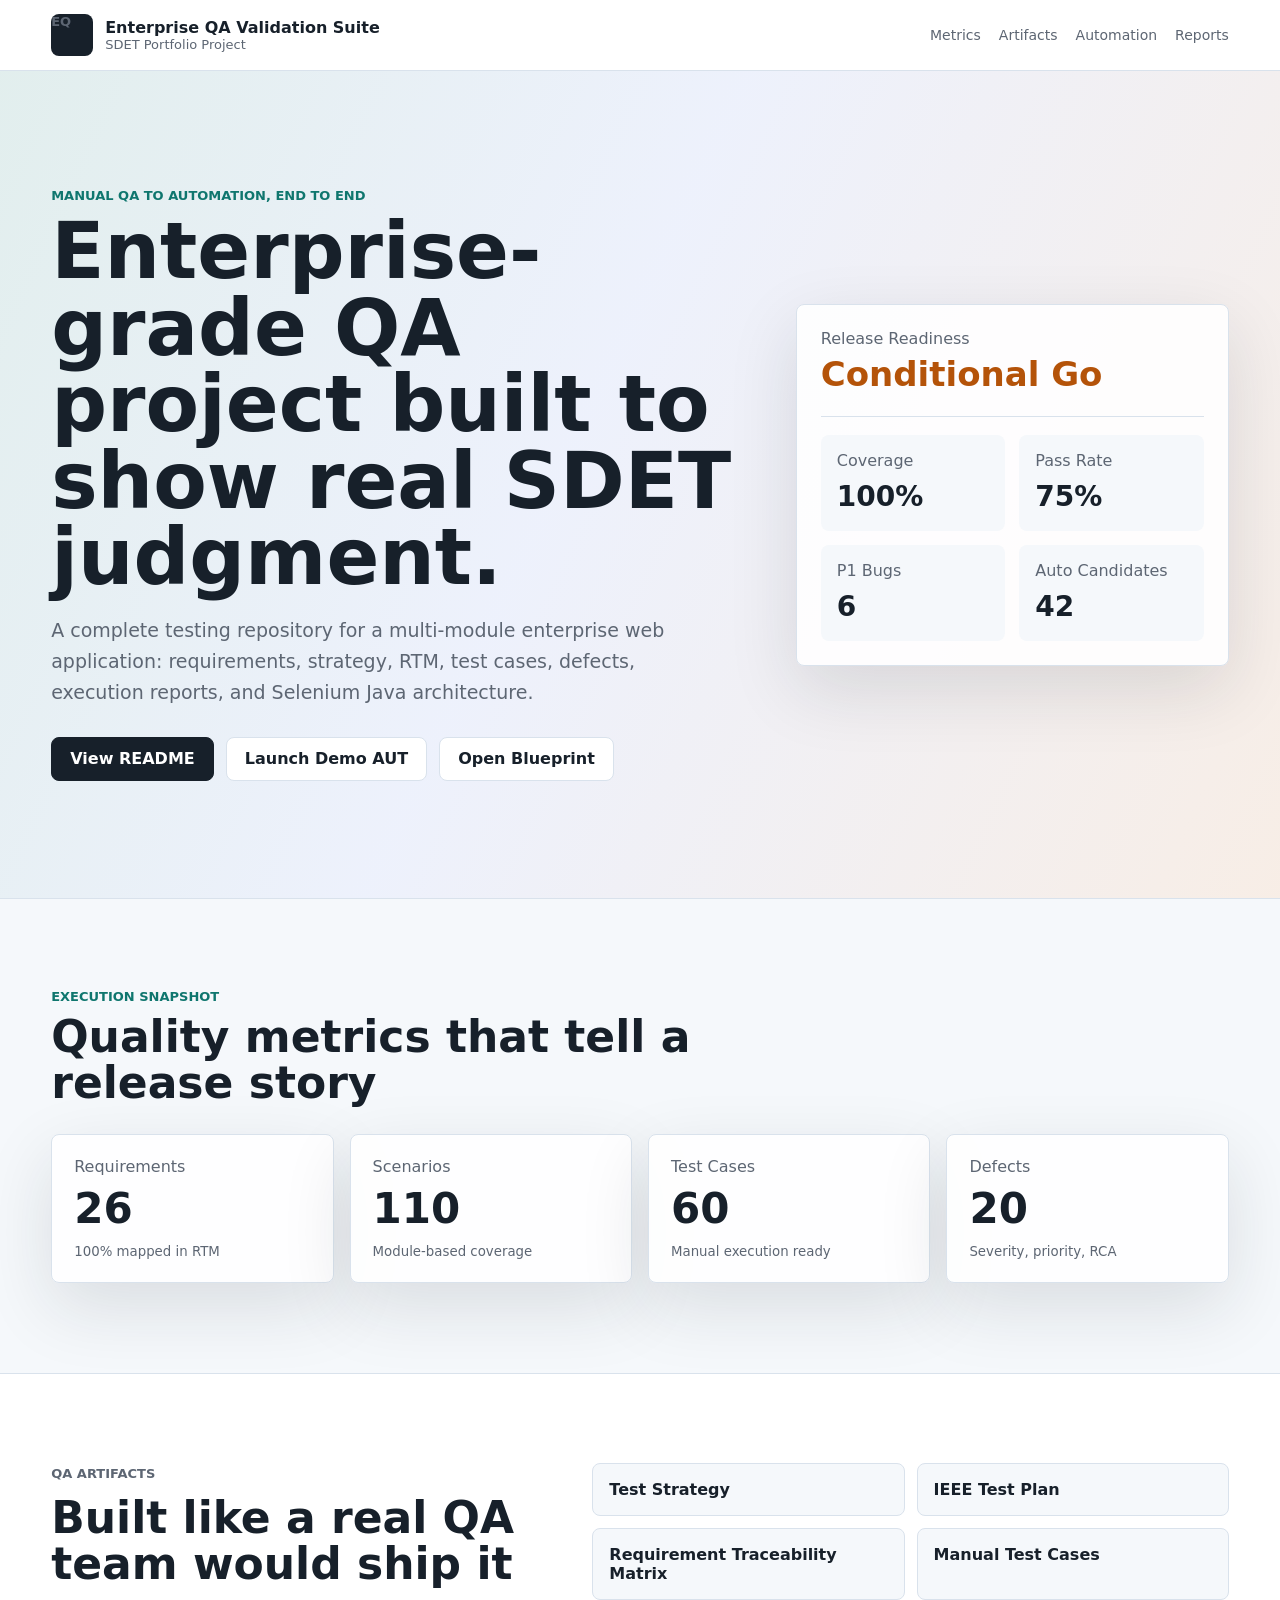
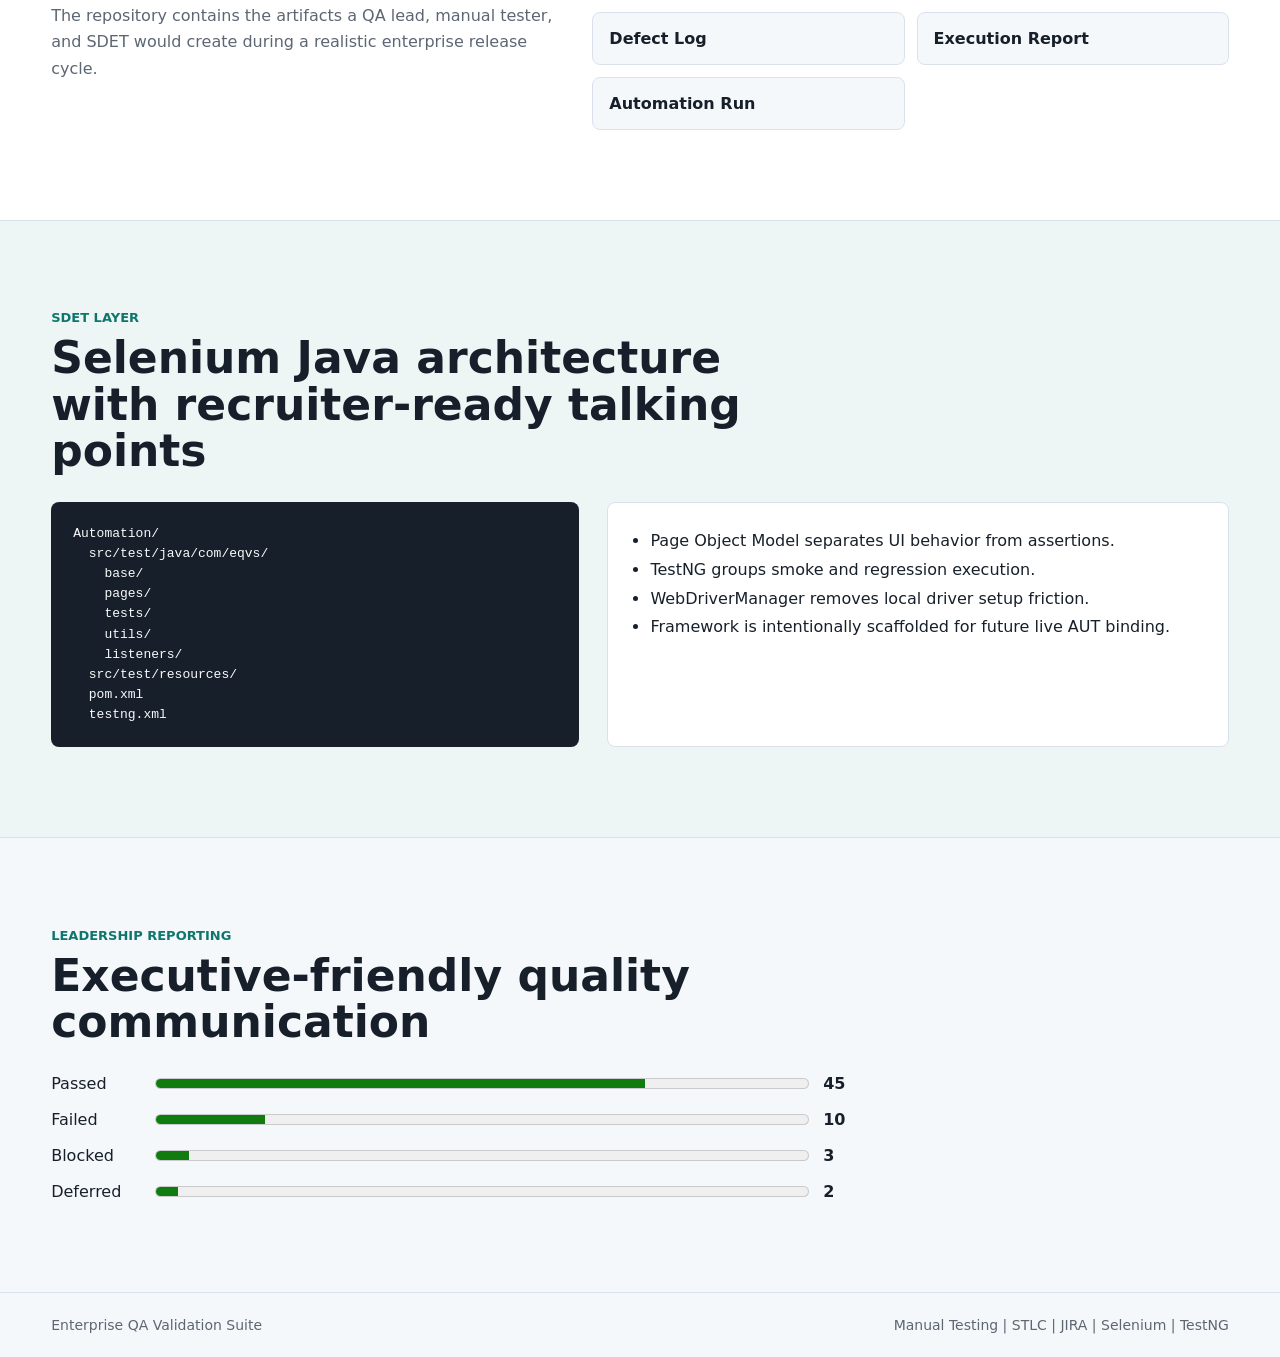
<file: site/index.html>
<!doctype html>
<html lang="en">
<head>
  <meta charset="utf-8">
  <meta name="viewport" content="width=device-width, initial-scale=1">
  <title>Enterprise QA Validation Suite</title>
  <link rel="stylesheet" href="assets/styles.css">
</head>
<body>
  <header class="topbar">
    <div class="brand">
      <span class="mark">EQ</span>
      <div>
        <strong>Enterprise QA Validation Suite</strong>
        <span>SDET Portfolio Project</span>
      </div>
    </div>
    <nav aria-label="Primary">
      <a href="#metrics">Metrics</a>
      <a href="#artifacts">Artifacts</a>
      <a href="#automation">Automation</a>
      <a href="#reports">Reports</a>
    </nav>
  </header>

  <main>
    <section class="hero">
      <div class="hero-copy">
        <p class="eyebrow">Manual QA to Automation, End to End</p>
        <h1>Enterprise-grade QA project built to show real SDET judgment.</h1>
        <p class="lead">A complete testing repository for a multi-module enterprise web application: requirements, strategy, RTM, test cases, defects, execution reports, and Selenium Java architecture.</p>
        <div class="hero-actions">
          <a class="button primary" href="../README.md">View README</a>
          <a class="button" href="demo/index.html">Launch Demo AUT</a>
          <a class="button" href="../Enterprise-QA-Validation-Suite-Blueprint.md">Open Blueprint</a>
        </div>
      </div>
      <div class="quality-panel" aria-label="Quality status summary">
        <div class="release-status">
          <span>Release Readiness</span>
          <strong>Conditional Go</strong>
        </div>
        <div class="signal-grid">
          <div><span>Coverage</span><strong>100%</strong></div>
          <div><span>Pass Rate</span><strong>75%</strong></div>
          <div><span>P1 Bugs</span><strong>6</strong></div>
          <div><span>Auto Candidates</span><strong>42</strong></div>
        </div>
      </div>
    </section>

    <section id="metrics" class="section">
      <div class="section-heading">
        <p class="eyebrow">Execution Snapshot</p>
        <h2>Quality metrics that tell a release story</h2>
      </div>
      <div class="metrics-grid">
        <article><span>Requirements</span><strong>26</strong><small>100% mapped in RTM</small></article>
        <article><span>Scenarios</span><strong>110</strong><small>Module-based coverage</small></article>
        <article><span>Test Cases</span><strong>60</strong><small>Manual execution ready</small></article>
        <article><span>Defects</span><strong>20</strong><small>Severity, priority, RCA</small></article>
      </div>
    </section>

    <section id="artifacts" class="section two-column">
      <div>
        <p class="eyebrow">QA Artifacts</p>
        <h2>Built like a real QA team would ship it</h2>
        <p>The repository contains the artifacts a QA lead, manual tester, and SDET would create during a realistic enterprise release cycle.</p>
      </div>
      <div class="artifact-list">
        <a href="../TestPlan/Test-Strategy.md">Test Strategy</a>
        <a href="../TestPlan/IEEE-Test-Plan.md">IEEE Test Plan</a>
        <a href="../RTM/Requirement-Traceability-Matrix.md">Requirement Traceability Matrix</a>
        <a href="../TestCases/Manual-Test-Cases.md">Manual Test Cases</a>
        <a href="../BugReports/Defect-Log.md">Defect Log</a>
        <a href="../Reports/Test-Execution-Report.md">Execution Report</a>
        <a href="../Reports/Automation-Test-Run.md">Automation Run</a>
      </div>
    </section>

    <section id="automation" class="section automation">
      <div class="section-heading">
        <p class="eyebrow">SDET Layer</p>
        <h2>Selenium Java architecture with recruiter-ready talking points</h2>
      </div>
      <div class="automation-layout">
        <pre><code>Automation/
  src/test/java/com/eqvs/
    base/
    pages/
    tests/
    utils/
    listeners/
  src/test/resources/
  pom.xml
  testng.xml</code></pre>
        <ul>
          <li>Page Object Model separates UI behavior from assertions.</li>
          <li>TestNG groups smoke and regression execution.</li>
          <li>WebDriverManager removes local driver setup friction.</li>
          <li>Framework is intentionally scaffolded for future live AUT binding.</li>
        </ul>
      </div>
    </section>

    <section id="reports" class="section">
      <div class="section-heading">
        <p class="eyebrow">Leadership Reporting</p>
        <h2>Executive-friendly quality communication</h2>
      </div>
      <div class="report-bars" aria-label="Execution result bars">
        <div><span>Passed</span><meter min="0" max="60" value="45"></meter><strong>45</strong></div>
        <div><span>Failed</span><meter min="0" max="60" value="10"></meter><strong>10</strong></div>
        <div><span>Blocked</span><meter min="0" max="60" value="3"></meter><strong>3</strong></div>
        <div><span>Deferred</span><meter min="0" max="60" value="2"></meter><strong>2</strong></div>
      </div>
    </section>
  </main>

  <footer>
    <span>Enterprise QA Validation Suite</span>
    <span>Manual Testing | STLC | JIRA | Selenium | TestNG</span>
  </footer>

  <script src="assets/app.js"></script>
</body>
</html>
</file>
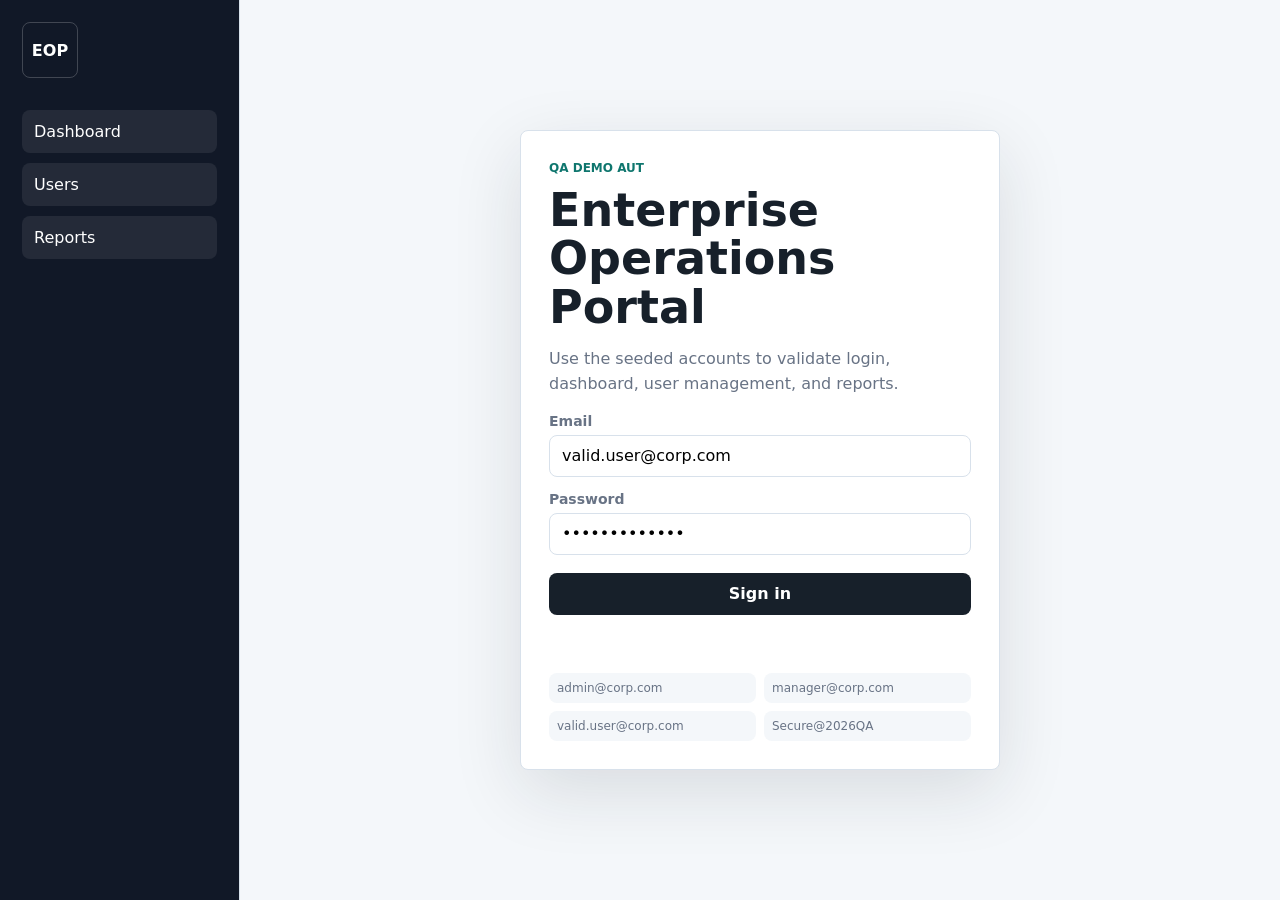
<file: site/demo/index.html>
<!doctype html>
<html lang="en">
<head>
  <meta charset="utf-8">
  <meta name="viewport" content="width=device-width, initial-scale=1">
  <title>Enterprise Operations Portal Demo</title>
  <link rel="stylesheet" href="assets/demo.css">
</head>
<body>
  <div class="shell">
    <aside class="sidebar">
      <div class="logo">EOP</div>
      <nav>
        <button data-route="dashboard">Dashboard</button>
        <button data-route="admin-users">Users</button>
        <button data-route="reports">Reports</button>
      </nav>
    </aside>

    <main class="main">
      <section id="login-view" class="view login-view">
        <div class="login-panel">
          <p class="eyebrow">QA Demo AUT</p>
          <h1>Enterprise Operations Portal</h1>
          <p>Use the seeded accounts to validate login, dashboard, user management, and reports.</p>
          <label for="email">Email</label>
          <input id="email" autocomplete="username" value="valid.user@corp.com">
          <label for="password">Password</label>
          <input id="password" type="password" autocomplete="current-password" value="Secure@2026QA">
          <button data-test="login-submit" class="primary">Sign in</button>
          <p data-test="login-error" class="error" role="alert"></p>
          <div class="seed-data">
            <span>admin@corp.com</span>
            <span>manager@corp.com</span>
            <span>valid.user@corp.com</span>
            <span>Secure@2026QA</span>
          </div>
        </div>
      </section>

      <section id="dashboard-view" class="view hidden">
        <header class="page-header">
          <div>
            <p class="eyebrow">Operations</p>
            <h1 data-test="dashboard-title">Dashboard</h1>
          </div>
          <div class="user-strip">
            <span data-test="current-user"></span>
            <button data-test="logout">Logout</button>
          </div>
        </header>
        <div class="cards">
          <article>
            <span>Open Requests</span>
            <strong>128</strong>
          </article>
          <article>
            <span>Reports Generated</span>
            <strong>42</strong>
          </article>
          <article data-test="admin-widget">
            <span>Admin Queue</span>
            <strong>7</strong>
          </article>
        </div>
      </section>

      <section id="admin-users-view" class="view hidden">
        <header class="page-header">
          <div>
            <p class="eyebrow">Administration</p>
            <h1>User Management</h1>
          </div>
          <button data-test="create-user" class="primary">Create User</button>
        </header>
        <form id="user-form" class="form hidden">
          <label for="user-email">Email</label>
          <input id="user-email">
          <label for="first-name">First Name</label>
          <input id="first-name">
          <label for="last-name">Last Name</label>
          <input id="last-name">
          <button type="button" data-test="save-user" class="primary">Save User</button>
        </form>
        <p data-test="toast-success" class="success" role="status"></p>
        <table>
          <thead>
            <tr><th>Email</th><th>Name</th><th>Status</th></tr>
          </thead>
          <tbody id="users-table">
            <tr><td>valid.user@corp.com</td><td>Valid User</td><td>Active</td></tr>
          </tbody>
        </table>
      </section>

      <section id="reports-view" class="view hidden">
        <header class="page-header">
          <div>
            <p class="eyebrow">Analytics</p>
            <h1>Reports</h1>
          </div>
        </header>
        <form class="report-form">
          <label for="start-date">Start Date</label>
          <input id="start-date" type="date">
          <label for="end-date">End Date</label>
          <input id="end-date" type="date">
          <button type="button" data-test="generate-report" class="primary">Generate</button>
        </form>
        <p data-test="date-error" class="error" role="alert"></p>
        <table data-test="report-table" class="hidden">
          <thead>
            <tr><th>Department</th><th>Requests</th><th>Status</th></tr>
          </thead>
          <tbody>
            <tr><td>Operations</td><td>128</td><td>Healthy</td></tr>
            <tr><td>Finance</td><td>36</td><td>Review</td></tr>
            <tr><td>Support</td><td>84</td><td>Healthy</td></tr>
          </tbody>
        </table>
      </section>
    </main>
  </div>

  <script src="assets/demo.js"></script>
</body>
</html>
</file>
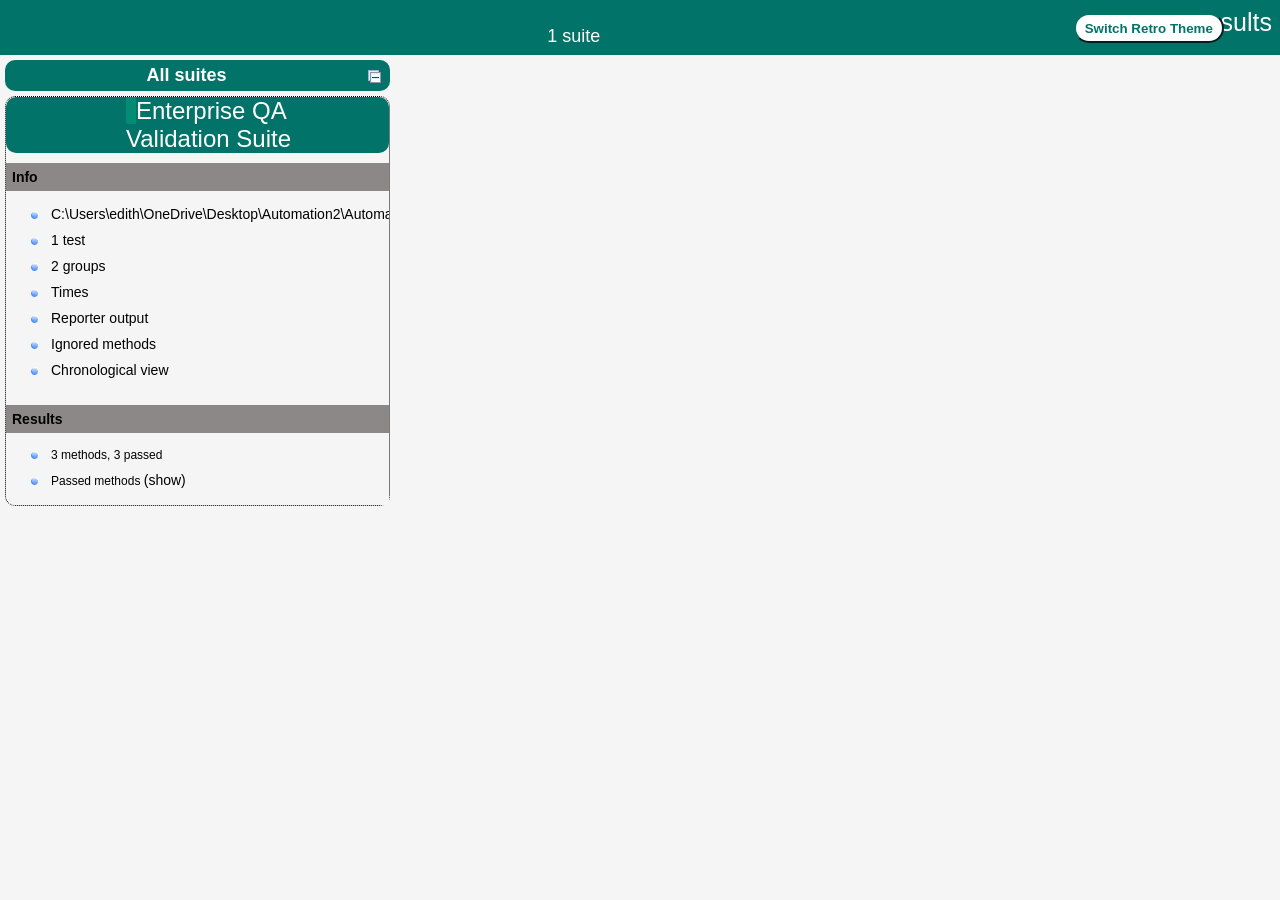
<file: Automation/target/surefire-reports/index.html>
<!DOCTYPE html>

<html>
  <head>
  <meta charset='utf-8'>
  <title>TestNG reports</title>

    <link type="text/css" href="testng-reports1.css" rel="stylesheet" id="ultra" />
    <link type="text/css" href="testng-reports.css" rel="stylesheet" id="retro" disabled="false"/>
    <script type="text/javascript" src="jquery-3.6.0.min.js"></script>
    <script type="text/javascript" src="testng-reports.js"></script>
    <script type="text/javascript" src="https://www.google.com/jsapi"></script>
    <script type='text/javascript'>
      google.load('visualization', '1', {packages:['table']});
      google.setOnLoadCallback(drawTable);
      var suiteTableInitFunctions = new Array();
      var suiteTableData = new Array();
    </script>
    <!--
      <script type="text/javascript" src="jquery-ui/js/jquery-ui-1.8.16.custom.min.js"></script>
     -->
  </head>

  <body>    <div class="top-banner-root">
      <span class="top-banner-title-font">Test results</span>
      <button id="button" class="button">Switch Retro Theme</button> <!-- button -->
      <br/>
      <span class="top-banner-font-1">1 suite</span>
    </div> <!-- top-banner-root -->
    <div class="navigator-root">
      <div class="navigator-suite-header">
        <span>All suites</span>
        <a href="#" title="Collapse/expand all the suites" class="collapse-all-link">
          <img src="collapseall.gif" class="collapse-all-icon">
          </img> <!-- collapse-all-icon -->
        </a> <!-- collapse-all-link -->
      </div> <!-- navigator-suite-header -->
      <div class="suite">
        <div class="rounded-window">
          <div class="suite-header light-rounded-window-top">
            <a href="#" panel-name="suite-Enterprise_QA_Validation_Suite" class="navigator-link">
              <span class="suite-name border-passed">Enterprise QA Validation Suite</span>
            </a> <!-- navigator-link -->
          </div> <!-- suite-header light-rounded-window-top -->
          <div class="navigator-suite-content">
            <div class="suite-section-title">
              <span>Info</span>
            </div> <!-- suite-section-title -->
            <div class="suite-section-content">
              <ul>
                <li>
                  <a href="#" panel-name="test-xml-Enterprise_QA_Validation_Suite" class="navigator-link ">
                    <span>C:\Users\edith\OneDrive\Desktop\Automation2\Automation\testng.xml</span>
                  </a> <!-- navigator-link  -->
                </li>
                <li>
                  <a href="#" panel-name="testlist-Enterprise_QA_Validation_Suite" class="navigator-link ">
                    <span class="test-stats">1 test</span>
                  </a> <!-- navigator-link  -->
                </li>
                <li>
                  <a href="#" panel-name="group-Enterprise_QA_Validation_Suite" class="navigator-link ">
                    <span>2 groups</span>
                  </a> <!-- navigator-link  -->
                </li>
                <li>
                  <a href="#" panel-name="times-Enterprise_QA_Validation_Suite" class="navigator-link ">
                    <span>Times</span>
                  </a> <!-- navigator-link  -->
                </li>
                <li>
                  <a href="#" panel-name="reporter-Enterprise_QA_Validation_Suite" class="navigator-link ">
                    <span>Reporter output</span>
                  </a> <!-- navigator-link  -->
                </li>
                <li>
                  <a href="#" panel-name="ignored-methods-Enterprise_QA_Validation_Suite" class="navigator-link ">
                    <span>Ignored methods</span>
                  </a> <!-- navigator-link  -->
                </li>
                <li>
                  <a href="#" panel-name="chronological-Enterprise_QA_Validation_Suite" class="navigator-link ">
                    <span>Chronological view</span>
                  </a> <!-- navigator-link  -->
                </li>
              </ul>
            </div> <!-- suite-section-content -->
            <div class="result-section">
              <div class="suite-section-title">
                <span>Results</span>
              </div> <!-- suite-section-title -->
              <div class="suite-section-content">
                <ul>
                  <li>
                    <span class="method-stats">3 methods,   3 passed</span>
                  </li>
                  <li>
                    <span class="method-list-title passed">Passed methods</span>
                    <span class="show-or-hide-methods passed">
                      <a href="#" panel-name="suite-Enterprise_QA_Validation_Suite" class="hide-methods passed suite-Enterprise_QA_Validation_Suite"> (hide)</a> <!-- hide-methods passed suite-Enterprise_QA_Validation_Suite -->
                      <a href="#" panel-name="suite-Enterprise_QA_Validation_Suite" class="show-methods passed suite-Enterprise_QA_Validation_Suite"> (show)</a> <!-- show-methods passed suite-Enterprise_QA_Validation_Suite -->
                    </span>
                    <div class="method-list-content passed suite-Enterprise_QA_Validation_Suite">
                      <span>
                        <img src="passed.png" width="3%"/>
                        <a href="#" panel-name="suite-Enterprise_QA_Validation_Suite" title="com.eqvs.tests.UserManagementTests" class="method navigator-link" hash-for-method="adminCanCreateUser">adminCanCreateUser</a> <!-- method navigator-link -->
                      </span>
                      <br/>
                      <span>
                        <img src="passed.png" width="3%"/>
                        <a href="#" panel-name="suite-Enterprise_QA_Validation_Suite" title="com.eqvs.tests.ReportsTests" class="method navigator-link" hash-for-method="managerCanGenerateReport">managerCanGenerateReport</a> <!-- method navigator-link -->
                      </span>
                      <br/>
                      <span>
                        <img src="passed.png" width="3%"/>
                        <a href="#" panel-name="suite-Enterprise_QA_Validation_Suite" title="com.eqvs.tests.LoginTests" class="method navigator-link" hash-for-method="validUserCanLogin">validUserCanLogin</a> <!-- method navigator-link -->
                      </span>
                      <br/>
                    </div> <!-- method-list-content passed suite-Enterprise_QA_Validation_Suite -->
                  </li>
                </ul>
              </div> <!-- suite-section-content -->
            </div> <!-- result-section -->
          </div> <!-- navigator-suite-content -->
        </div> <!-- rounded-window -->
      </div> <!-- suite -->
    </div> <!-- navigator-root -->
    <div class="wrapper">
      <div class="main-panel-root">
        <div panel-name="suite-Enterprise_QA_Validation_Suite" class="panel Enterprise_QA_Validation_Suite">
          <div class="suite-Enterprise_QA_Validation_Suite-class-passed">
            <div class="main-panel-header rounded-window-top">
              <img src="passed.png"/>
              <span class="class-name">com.eqvs.tests.ReportsTests</span>
            </div> <!-- main-panel-header rounded-window-top -->
            <div class="main-panel-content rounded-window-bottom">
              <div class="method">
                <div class="method-content">
                  <a name="managerCanGenerateReport">
                  </a> <!-- managerCanGenerateReport -->
                  <span class="method-name">managerCanGenerateReport</span>
                </div> <!-- method-content -->
              </div> <!-- method -->
            </div> <!-- main-panel-content rounded-window-bottom -->
          </div> <!-- suite-Enterprise_QA_Validation_Suite-class-passed -->
          <div class="suite-Enterprise_QA_Validation_Suite-class-passed">
            <div class="main-panel-header rounded-window-top">
              <img src="passed.png"/>
              <span class="class-name">com.eqvs.tests.UserManagementTests</span>
            </div> <!-- main-panel-header rounded-window-top -->
            <div class="main-panel-content rounded-window-bottom">
              <div class="method">
                <div class="method-content">
                  <a name="adminCanCreateUser">
                  </a> <!-- adminCanCreateUser -->
                  <span class="method-name">adminCanCreateUser</span>
                </div> <!-- method-content -->
              </div> <!-- method -->
            </div> <!-- main-panel-content rounded-window-bottom -->
          </div> <!-- suite-Enterprise_QA_Validation_Suite-class-passed -->
          <div class="suite-Enterprise_QA_Validation_Suite-class-passed">
            <div class="main-panel-header rounded-window-top">
              <img src="passed.png"/>
              <span class="class-name">com.eqvs.tests.LoginTests</span>
            </div> <!-- main-panel-header rounded-window-top -->
            <div class="main-panel-content rounded-window-bottom">
              <div class="method">
                <div class="method-content">
                  <a name="validUserCanLogin">
                  </a> <!-- validUserCanLogin -->
                  <span class="method-name">validUserCanLogin</span>
                </div> <!-- method-content -->
              </div> <!-- method -->
            </div> <!-- main-panel-content rounded-window-bottom -->
          </div> <!-- suite-Enterprise_QA_Validation_Suite-class-passed -->
        </div> <!-- panel Enterprise_QA_Validation_Suite -->
        <div panel-name="test-xml-Enterprise_QA_Validation_Suite" class="panel">
          <div class="main-panel-header rounded-window-top">
            <span class="header-content">C:\Users\edith\OneDrive\Desktop\Automation2\Automation\testng.xml</span>
          </div> <!-- main-panel-header rounded-window-top -->
          <div class="main-panel-content rounded-window-bottom">
            <pre>
&lt;?xml version=&quot;1.0&quot; encoding=&quot;UTF-8&quot;?&gt;
&lt;!DOCTYPE suite SYSTEM &quot;https://testng.org/testng-1.0.dtd&quot;&gt;
&lt;suite name=&quot;Enterprise QA Validation Suite&quot; guice-stage=&quot;DEVELOPMENT&quot; verbose=&quot;0&quot;&gt;
  &lt;groups&gt;
    &lt;run&gt;
      &lt;include name=&quot;smoke&quot;/&gt;
    &lt;/run&gt;
  &lt;/groups&gt;
  &lt;groups&gt;
    &lt;run&gt;
      &lt;include name=&quot;smoke&quot;/&gt;
    &lt;/run&gt;
  &lt;/groups&gt;
  &lt;parameter name=&quot;browser&quot; value=&quot;chrome&quot;/&gt;
  &lt;test thread-count=&quot;5&quot; name=&quot;Smoke and Regression Tests&quot; verbose=&quot;0&quot;&gt;
    &lt;groups&gt;
      &lt;run&gt;
        &lt;include name=&quot;smoke&quot;/&gt;
      &lt;/run&gt;
    &lt;/groups&gt;
    &lt;packages&gt;
      &lt;package name=&quot;com.eqvs.tests&quot;/&gt;
    &lt;/packages&gt;
    &lt;classes&gt;
      &lt;class name=&quot;com.eqvs.tests.LoginTests&quot;/&gt;
      &lt;class name=&quot;com.eqvs.tests.ReportsTests&quot;/&gt;
      &lt;class name=&quot;com.eqvs.tests.UserManagementTests&quot;/&gt;
    &lt;/classes&gt;
  &lt;/test&gt; &lt;!-- Smoke and Regression Tests --&gt;
&lt;/suite&gt; &lt;!-- Enterprise QA Validation Suite --&gt;
            </pre>
          </div> <!-- main-panel-content rounded-window-bottom -->
        </div> <!-- panel -->
        <div panel-name="testlist-Enterprise_QA_Validation_Suite" class="panel">
          <div class="main-panel-header rounded-window-top">
            <span class="header-content">Tests for Enterprise QA Validation Suite</span>
          </div> <!-- main-panel-header rounded-window-top -->
          <div class="main-panel-content rounded-window-bottom">
            <ul>
              <li>
                <span class="test-name">Smoke and Regression Tests (3 classes)</span>
              </li>
            </ul>
          </div> <!-- main-panel-content rounded-window-bottom -->
        </div> <!-- panel -->
        <div panel-name="group-Enterprise_QA_Validation_Suite" class="panel">
          <div class="main-panel-header rounded-window-top">
            <span class="header-content">Groups for Enterprise QA Validation Suite</span>
          </div> <!-- main-panel-header rounded-window-top -->
          <div class="main-panel-content rounded-window-bottom">
            <div class="test-group">
              <span class="test-group-name">regression</span>
              <br/>
              <div class="method-in-group">
                <span class="method-in-group-name">adminCanCreateUser</span>
                <br/>
              </div> <!-- method-in-group -->
              <div class="method-in-group">
                <span class="method-in-group-name">managerCanGenerateReport</span>
                <br/>
              </div> <!-- method-in-group -->
              <div class="method-in-group">
                <span class="method-in-group-name">validUserCanLogin</span>
                <br/>
              </div> <!-- method-in-group -->
            </div> <!-- test-group -->
            <div class="test-group">
              <span class="test-group-name">smoke</span>
              <br/>
              <div class="method-in-group">
                <span class="method-in-group-name">adminCanCreateUser</span>
                <br/>
              </div> <!-- method-in-group -->
              <div class="method-in-group">
                <span class="method-in-group-name">managerCanGenerateReport</span>
                <br/>
              </div> <!-- method-in-group -->
              <div class="method-in-group">
                <span class="method-in-group-name">validUserCanLogin</span>
                <br/>
              </div> <!-- method-in-group -->
            </div> <!-- test-group -->
          </div> <!-- main-panel-content rounded-window-bottom -->
        </div> <!-- panel -->
        <div panel-name="times-Enterprise_QA_Validation_Suite" class="panel">
          <div class="main-panel-header rounded-window-top">
            <span class="header-content">Times for Enterprise QA Validation Suite</span>
          </div> <!-- main-panel-header rounded-window-top -->
          <div class="main-panel-content rounded-window-bottom">
            <div class="times-div">
              <script type="text/javascript">
suiteTableInitFunctions.push('tableData_Enterprise_QA_Validation_Suite');
function tableData_Enterprise_QA_Validation_Suite() {
var data = new google.visualization.DataTable();
data.addColumn('number', 'Number');
data.addColumn('string', 'Method');
data.addColumn('string', 'Class');
data.addColumn('number', 'Time (ms)');
data.addRows(3);
data.setCell(0, 0, 0)
data.setCell(0, 1, 'adminCanCreateUser')
data.setCell(0, 2, 'com.eqvs.tests.UserManagementTests')
data.setCell(0, 3, 683);
data.setCell(1, 0, 1)
data.setCell(1, 1, 'managerCanGenerateReport')
data.setCell(1, 2, 'com.eqvs.tests.ReportsTests')
data.setCell(1, 3, 570);
data.setCell(2, 0, 2)
data.setCell(2, 1, 'validUserCanLogin')
data.setCell(2, 2, 'com.eqvs.tests.LoginTests')
data.setCell(2, 3, 358);
window.suiteTableData['Enterprise_QA_Validation_Suite']= { tableData: data, tableDiv: 'times-div-Enterprise_QA_Validation_Suite'}
return data;
}
              </script>
              <span class="suite-total-time">Total running time: 1 seconds</span>
              <div id="times-div-Enterprise_QA_Validation_Suite">
              </div> <!-- times-div-Enterprise_QA_Validation_Suite -->
            </div> <!-- times-div -->
          </div> <!-- main-panel-content rounded-window-bottom -->
        </div> <!-- panel -->
        <div panel-name="reporter-Enterprise_QA_Validation_Suite" class="panel">
          <div class="main-panel-header rounded-window-top">
            <span class="header-content">Reporter output for Enterprise QA Validation Suite</span>
          </div> <!-- main-panel-header rounded-window-top -->
          <div class="main-panel-content rounded-window-bottom">
          </div> <!-- main-panel-content rounded-window-bottom -->
        </div> <!-- panel -->
        <div panel-name="ignored-methods-Enterprise_QA_Validation_Suite" class="panel">
          <div class="main-panel-header rounded-window-top">
            <span class="header-content">2 ignored methods</span>
          </div> <!-- main-panel-header rounded-window-top -->
          <div class="main-panel-content rounded-window-bottom">
            <div class="ignored-class-div">
              <span class="ignored-class-name">com.eqvs.tests.ReportsTests</span>
              <div class="ignored-methods-div">
                <span class="ignored-method-name">invalidDateRangeShowsValidationError</span>
                <br/>
              </div> <!-- ignored-methods-div -->
            </div> <!-- ignored-class-div -->
            <div class="ignored-class-div">
              <span class="ignored-class-name">com.eqvs.tests.LoginTests</span>
              <div class="ignored-methods-div">
                <span class="ignored-method-name">invalidPasswordShowsSecureError</span>
                <br/>
              </div> <!-- ignored-methods-div -->
            </div> <!-- ignored-class-div -->
          </div> <!-- main-panel-content rounded-window-bottom -->
        </div> <!-- panel -->
        <div panel-name="chronological-Enterprise_QA_Validation_Suite" class="panel">
          <div class="main-panel-header rounded-window-top">
            <span class="header-content">Methods in chronological order</span>
          </div> <!-- main-panel-header rounded-window-top -->
          <div class="main-panel-content rounded-window-bottom">
            <div class="chronological-class">
              <div class="chronological-class-name">com.eqvs.tests.LoginTests</div> <!-- chronological-class-name -->
              <div class="configuration-method before">
                <span class="method-name">setUp(chrome)</span>
                <span class="method-start">0 ms</span>
              </div> <!-- configuration-method before -->
              <div class="test-method">
                <span class="method-name">validUserCanLogin</span>
                <span class="method-start">1261 ms</span>
              </div> <!-- test-method -->
              <div class="configuration-method after">
                <span class="method-name">tearDown</span>
                <span class="method-start">1620 ms</span>
              </div> <!-- configuration-method after -->
            </div> <!-- chronological-class -->
            <div class="chronological-class">
              <div class="chronological-class-name">com.eqvs.tests.ReportsTests</div> <!-- chronological-class-name -->
              <div class="configuration-method before">
                <span class="method-name">setUp(chrome)</span>
                <span class="method-start">1739 ms</span>
              </div> <!-- configuration-method before -->
              <div class="test-method">
                <span class="method-name">managerCanGenerateReport</span>
                <span class="method-start">2349 ms</span>
              </div> <!-- test-method -->
              <div class="configuration-method after">
                <span class="method-name">tearDown</span>
                <span class="method-start">2919 ms</span>
              </div> <!-- configuration-method after -->
            </div> <!-- chronological-class -->
            <div class="chronological-class">
              <div class="chronological-class-name">com.eqvs.tests.UserManagementTests</div> <!-- chronological-class-name -->
              <div class="configuration-method before">
                <span class="method-name">setUp(chrome)</span>
                <span class="method-start">3014 ms</span>
              </div> <!-- configuration-method before -->
              <div class="test-method">
                <span class="method-name">adminCanCreateUser</span>
                <span class="method-start">3655 ms</span>
              </div> <!-- test-method -->
              <div class="configuration-method after">
                <span class="method-name">tearDown</span>
                <span class="method-start">4338 ms</span>
              </div> <!-- configuration-method after -->
          </div> <!-- main-panel-content rounded-window-bottom -->
        </div> <!-- panel -->
      </div> <!-- main-panel-root -->
    </div> <!-- wrapper -->
  </body>
<script type="text/javascript" src="testng-reports2.js"></script>
</html>
</file>
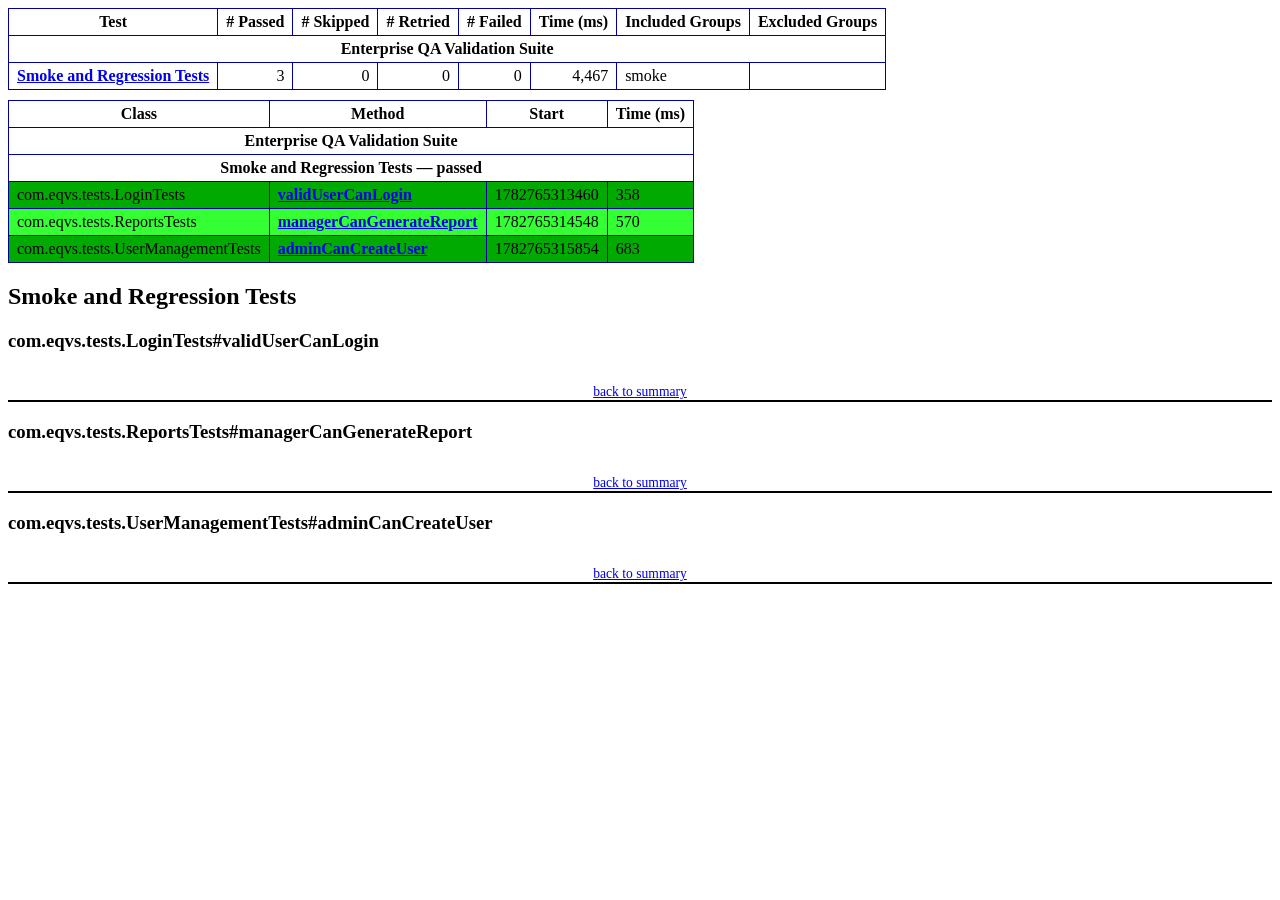
<file: Automation/target/surefire-reports/emailable-report.html>
<!DOCTYPE html PUBLIC "-//W3C//DTD XHTML 1.1//EN" "https://www.w3.org/TR/xhtml11/DTD/xhtml11.dtd">
<html xmlns="https://www.w3.org/1999/xhtml">
<head>
<meta http-equiv="content-type" content="text/html; charset=UTF-8"/>
<title>TestNG Report</title>
<style type="text/css">table {margin-bottom:10px;border-collapse:collapse;empty-cells:show}th,td {border:1px solid #009;padding:.25em .5em}th {vertical-align:bottom}td {vertical-align:top}table a {font-weight:bold}.stripe td {background-color: #E6EBF9}.num {text-align:right}.passedodd td {background-color: #3F3}.passedeven td {background-color: #0A0}.skippedodd td {background-color: #DDD}.skippedeven td {background-color: #CCC}.failedodd td,.attn {background-color: #F33}.failedeven td,.stripe .attn {background-color: #D00}.stacktrace {white-space:pre;font-family:monospace}.totop {font-size:85%;text-align:center;border-bottom:2px solid #000}.invisible {display:none}</style>
</head>
<body>
<table>
<tr><th>Test</th><th># Passed</th><th># Skipped</th><th># Retried</th><th># Failed</th><th>Time (ms)</th><th>Included Groups</th><th>Excluded Groups</th></tr>
<tr><th colspan="8">Enterprise QA Validation Suite</th></tr>
<tr><td><a href="#t0">Smoke and Regression Tests</a></td><td class="num">3</td><td class="num">0</td><td class="num">0</td><td class="num">0</td><td class="num">4,467</td><td>smoke</td><td></td></tr>
</table>
<table id='summary'><thead><tr><th>Class</th><th>Method</th><th>Start</th><th>Time (ms)</th></tr></thead><tbody><tr><th colspan="4">Enterprise QA Validation Suite</th></tr></tbody><tbody id="t0"><tr><th colspan="4">Smoke and Regression Tests &#8212; passed</th></tr><tr class="passedeven"><td rowspan="1">com.eqvs.tests.LoginTests</td><td><a href="#m0">validUserCanLogin</a></td><td rowspan="1">1782765313460</td><td rowspan="1">358</td></tr><tr class="passedodd"><td rowspan="1">com.eqvs.tests.ReportsTests</td><td><a href="#m1">managerCanGenerateReport</a></td><td rowspan="1">1782765314548</td><td rowspan="1">570</td></tr><tr class="passedeven"><td rowspan="1">com.eqvs.tests.UserManagementTests</td><td><a href="#m2">adminCanCreateUser</a></td><td rowspan="1">1782765315854</td><td rowspan="1">683</td></tr></tbody>
</table>
<h2>Smoke and Regression Tests</h2><h3 id="m0">com.eqvs.tests.LoginTests#validUserCanLogin</h3><table class="result"><tr><th class="invisible"/></tr></table><p class="totop"><a href="#summary">back to summary</a></p>
<h3 id="m1">com.eqvs.tests.ReportsTests#managerCanGenerateReport</h3><table class="result"><tr><th class="invisible"/></tr></table><p class="totop"><a href="#summary">back to summary</a></p>
<h3 id="m2">com.eqvs.tests.UserManagementTests#adminCanCreateUser</h3><table class="result"><tr><th class="invisible"/></tr></table><p class="totop"><a href="#summary">back to summary</a></p>
</body>
</html>
</file>
<file: site/assets/styles.css>
:root {
  --ink: #17202a;
  --muted: #5d6673;
  --line: #d9e2ec;
  --surface: #ffffff;
  --wash: #f5f8fb;
  --teal: #0f766e;
  --blue: #1d4ed8;
  --gold: #b45309;
  --rose: #be123c;
}

* {
  box-sizing: border-box;
}

body {
  margin: 0;
  font-family: Inter, ui-sans-serif, system-ui, -apple-system, BlinkMacSystemFont, "Segoe UI", sans-serif;
  color: var(--ink);
  background: var(--wash);
}

a {
  color: inherit;
}

.topbar {
  position: sticky;
  top: 0;
  z-index: 10;
  display: flex;
  align-items: center;
  justify-content: space-between;
  gap: 24px;
  padding: 14px clamp(18px, 4vw, 56px);
  border-bottom: 1px solid var(--line);
  background: rgba(255, 255, 255, 0.94);
  backdrop-filter: blur(12px);
}

.brand {
  display: flex;
  align-items: center;
  gap: 12px;
}

.brand strong,
.brand span {
  display: block;
}

.brand span {
  color: var(--muted);
  font-size: 13px;
}

.mark {
  display: grid;
  place-items: center;
  width: 42px;
  height: 42px;
  border-radius: 8px;
  background: var(--ink);
  color: white;
  font-weight: 800;
}

nav {
  display: flex;
  gap: 18px;
  color: var(--muted);
  font-size: 14px;
}

nav a {
  text-decoration: none;
}

main {
  overflow: hidden;
}

.hero {
  display: grid;
  grid-template-columns: minmax(0, 1.1fr) minmax(320px, 0.7fr);
  gap: clamp(24px, 5vw, 64px);
  align-items: center;
  min-height: calc(100vh - 72px);
  padding: clamp(42px, 7vw, 96px) clamp(18px, 4vw, 56px);
  border-bottom: 1px solid var(--line);
  background:
    linear-gradient(115deg, rgba(15, 118, 110, 0.12), rgba(29, 78, 216, 0.08) 45%, rgba(180, 83, 9, 0.10)),
    var(--surface);
}

.eyebrow {
  margin: 0 0 10px;
  color: var(--teal);
  font-size: 13px;
  font-weight: 800;
  text-transform: uppercase;
}

h1,
h2 {
  margin: 0;
  letter-spacing: 0;
}

h1 {
  max-width: 850px;
  font-size: clamp(42px, 7vw, 78px);
  line-height: 0.98;
}

h2 {
  font-size: clamp(28px, 4vw, 44px);
  line-height: 1.05;
}

.lead {
  max-width: 720px;
  color: var(--muted);
  font-size: 19px;
  line-height: 1.65;
}

.hero-actions {
  display: flex;
  flex-wrap: wrap;
  gap: 12px;
  margin-top: 28px;
}

.button {
  display: inline-flex;
  align-items: center;
  min-height: 44px;
  padding: 0 18px;
  border: 1px solid var(--line);
  border-radius: 8px;
  background: white;
  text-decoration: none;
  font-weight: 700;
}

.button.primary {
  border-color: var(--ink);
  background: var(--ink);
  color: white;
}

.quality-panel,
.metrics-grid article {
  border: 1px solid var(--line);
  border-radius: 8px;
  background: rgba(255, 255, 255, 0.9);
  box-shadow: 0 24px 70px rgba(23, 32, 42, 0.12);
}

.quality-panel {
  padding: 24px;
}

.release-status {
  padding-bottom: 22px;
  border-bottom: 1px solid var(--line);
}

.release-status span,
.signal-grid span,
.metrics-grid span,
.metrics-grid small {
  color: var(--muted);
}

.release-status strong {
  display: block;
  margin-top: 6px;
  color: var(--gold);
  font-size: 34px;
}

.signal-grid {
  display: grid;
  grid-template-columns: repeat(2, 1fr);
  gap: 14px;
  margin-top: 18px;
}

.signal-grid div {
  min-height: 96px;
  padding: 16px;
  border-radius: 8px;
  background: var(--wash);
}

.signal-grid strong {
  display: block;
  margin-top: 10px;
  font-size: 28px;
}

.section {
  padding: clamp(52px, 7vw, 92px) clamp(18px, 4vw, 56px);
  border-bottom: 1px solid var(--line);
}

.section-heading {
  max-width: 780px;
  margin-bottom: 28px;
}

.metrics-grid {
  display: grid;
  grid-template-columns: repeat(4, minmax(0, 1fr));
  gap: 16px;
}

.metrics-grid article {
  padding: 22px;
}

.metrics-grid strong {
  display: block;
  margin: 8px 0;
  font-size: 42px;
}

.two-column {
  display: grid;
  grid-template-columns: minmax(0, 0.8fr) minmax(320px, 1fr);
  gap: 32px;
  align-items: start;
  background: var(--surface);
}

.two-column p {
  color: var(--muted);
  line-height: 1.65;
}

.artifact-list {
  display: grid;
  grid-template-columns: repeat(2, minmax(0, 1fr));
  gap: 12px;
}

.artifact-list a {
  padding: 16px;
  border: 1px solid var(--line);
  border-radius: 8px;
  background: var(--wash);
  text-decoration: none;
  font-weight: 700;
}

.automation {
  background: #eef6f5;
}

.automation-layout {
  display: grid;
  grid-template-columns: minmax(320px, 0.85fr) minmax(0, 1fr);
  gap: 28px;
  align-items: stretch;
}

pre {
  margin: 0;
  overflow: auto;
  padding: 22px;
  border-radius: 8px;
  background: #17202a;
  color: #f8fafc;
  line-height: 1.55;
}

.automation-layout ul {
  margin: 0;
  padding: 24px 24px 24px 42px;
  border: 1px solid var(--line);
  border-radius: 8px;
  background: white;
  line-height: 1.8;
}

.report-bars {
  display: grid;
  gap: 14px;
  max-width: 820px;
}

.report-bars div {
  display: grid;
  grid-template-columns: 90px 1fr 48px;
  gap: 14px;
  align-items: center;
}

meter {
  width: 100%;
  height: 22px;
}

footer {
  display: flex;
  justify-content: space-between;
  gap: 18px;
  padding: 24px clamp(18px, 4vw, 56px);
  color: var(--muted);
  font-size: 14px;
}

@media (max-width: 820px) {
  .topbar,
  footer {
    align-items: flex-start;
    flex-direction: column;
  }

  nav {
    flex-wrap: wrap;
  }

  .hero,
  .two-column,
  .automation-layout {
    grid-template-columns: 1fr;
  }

  .metrics-grid,
  .artifact-list {
    grid-template-columns: 1fr;
  }

  .hero {
    min-height: auto;
  }
}
</file>
<file: site/demo/assets/demo.css>
:root {
  --ink: #17202a;
  --muted: #687385;
  --line: #d8e1eb;
  --surface: #ffffff;
  --wash: #f4f7fa;
  --teal: #0f766e;
  --blue: #1d4ed8;
  --red: #b91c1c;
  --green: #15803d;
}

* {
  box-sizing: border-box;
}

body {
  margin: 0;
  min-height: 100vh;
  font-family: Inter, ui-sans-serif, system-ui, -apple-system, BlinkMacSystemFont, "Segoe UI", sans-serif;
  color: var(--ink);
  background: var(--wash);
}

button,
input {
  font: inherit;
}

.shell {
  display: grid;
  grid-template-columns: 240px 1fr;
  min-height: 100vh;
}

.sidebar {
  padding: 22px;
  border-right: 1px solid var(--line);
  background: #111827;
  color: white;
}

.logo {
  display: grid;
  place-items: center;
  width: 56px;
  height: 56px;
  margin-bottom: 32px;
  border: 1px solid rgba(255, 255, 255, 0.2);
  border-radius: 8px;
  font-weight: 900;
}

.sidebar nav {
  display: grid;
  gap: 10px;
}

.sidebar button {
  width: 100%;
  padding: 12px;
  border: 0;
  border-radius: 8px;
  background: rgba(255, 255, 255, 0.08);
  color: white;
  text-align: left;
  cursor: pointer;
}

.main {
  padding: clamp(22px, 4vw, 48px);
}

.view {
  max-width: 1120px;
}

.hidden {
  display: none !important;
}

.login-view {
  display: grid;
  place-items: center;
  min-height: calc(100vh - 96px);
}

.login-panel {
  width: min(100%, 480px);
  padding: 28px;
  border: 1px solid var(--line);
  border-radius: 8px;
  background: white;
  box-shadow: 0 22px 70px rgba(23, 32, 42, 0.12);
}

.eyebrow {
  margin: 0 0 8px;
  color: var(--teal);
  font-size: 12px;
  font-weight: 800;
  text-transform: uppercase;
}

h1 {
  margin: 0 0 12px;
  font-size: clamp(30px, 4vw, 46px);
  line-height: 1.05;
  letter-spacing: 0;
}

p {
  color: var(--muted);
  line-height: 1.55;
}

label {
  display: block;
  margin: 14px 0 6px;
  color: var(--muted);
  font-size: 14px;
  font-weight: 700;
}

input {
  width: 100%;
  min-height: 42px;
  padding: 9px 12px;
  border: 1px solid var(--line);
  border-radius: 8px;
}

button.primary {
  min-height: 42px;
  padding: 0 16px;
  border: 0;
  border-radius: 8px;
  background: var(--ink);
  color: white;
  font-weight: 800;
  cursor: pointer;
}

.login-panel button.primary {
  width: 100%;
  margin-top: 18px;
}

.error {
  min-height: 24px;
  color: var(--red);
  font-weight: 700;
}

.success {
  min-height: 24px;
  color: var(--green);
  font-weight: 700;
}

.seed-data {
  display: grid;
  grid-template-columns: 1fr 1fr;
  gap: 8px;
  margin-top: 18px;
  color: var(--muted);
  font-size: 12px;
}

.seed-data span {
  padding: 8px;
  border-radius: 8px;
  background: var(--wash);
  overflow-wrap: anywhere;
}

.page-header {
  display: flex;
  align-items: center;
  justify-content: space-between;
  gap: 18px;
  margin-bottom: 24px;
}

.user-strip {
  display: flex;
  align-items: center;
  gap: 12px;
}

.user-strip button {
  min-height: 38px;
  border: 1px solid var(--line);
  border-radius: 8px;
  background: white;
  cursor: pointer;
}

.cards {
  display: grid;
  grid-template-columns: repeat(3, minmax(0, 1fr));
  gap: 16px;
}

.cards article,
table,
.form,
.report-form {
  border: 1px solid var(--line);
  border-radius: 8px;
  background: white;
}

.cards article {
  padding: 22px;
}

.cards span {
  color: var(--muted);
}

.cards strong {
  display: block;
  margin-top: 8px;
  font-size: 42px;
}

.form,
.report-form {
  display: grid;
  grid-template-columns: repeat(3, minmax(0, 1fr)) auto;
  gap: 12px;
  align-items: end;
  padding: 16px;
  margin-bottom: 16px;
}

.form label,
.report-form label {
  margin: 0;
}

table {
  width: 100%;
  border-collapse: collapse;
  overflow: hidden;
}

th,
td {
  padding: 14px;
  border-bottom: 1px solid var(--line);
  text-align: left;
}

th {
  color: var(--muted);
  font-size: 13px;
  text-transform: uppercase;
}

@media (max-width: 820px) {
  .shell {
    grid-template-columns: 1fr;
  }

  .sidebar {
    border-right: 0;
  }

  .cards,
  .form,
  .report-form {
    grid-template-columns: 1fr;
  }

  .page-header {
    align-items: flex-start;
    flex-direction: column;
  }
}
</file>
<file: Automation/target/surefire-reports/testng-reports1.css>
body {
    background-color: whitesmoke;
    margin: 0 0 5px 5px;
}
ul {
     margin-top: 10px;
     margin-left:-10px;
}
 li {
     font-family: "Helvetica Neue", Helvetica, Arial, sans-serif;
     padding:5px 5px;
 }
 a {
     text-decoration: none;
     color: black;
     font-size: 14px;
 }

 a:hover {
    color:black ;
    text-decoration: underline;
 }

 .navigator-selected {
     /* #ffa500; Mouse hover color after click Orange.*/
     background:#027368
 }

 .wrapper {
     position: absolute;
     top: 60px;
     bottom: 0;
     left: 400px;
     right: 0;
     margin-right:9px;
     overflow: auto;/*imortant*/
 }

 .navigator-root {
     position: absolute;
     top: 60px;
     bottom: 0;
     left: 0;
     width: 400px;
     overflow-y: auto;/*important*/
 }

 .suite {
     margin: -5px 10px 10px 5px;
     background-color: whitesmoke ;/*Colour of the left bside box*/
 }

 .suite-name {
     font-size: 24px;
     font-family: "Helvetica Neue", Helvetica, Arial, sans-serif;/*All TEST SUITE*/
     color: white;
 }

 .main-panel-header {
     padding: 5px;
     background-color: #027368; /*afeeee*/;
     font-family: "Helvetica Neue", Helvetica, Arial, sans-serif;
     color:white;
     font-size: 18px;
 }

 .main-panel-content {
     padding: 5px;
     margin-bottom: 10px;
     background-color: #CCD0D1; /*d0ffff*/; /*Belongs to backGround of rightSide boxes*/
 }

 .rounded-window {
     border-style: dotted;
     border-width: 1px;/*Border of left Side box*/
     background-color: whitesmoke;
     border-radius: 10px;
 }

 .rounded-window-top {
     border-top-right-radius: 10px 10px;
     border-top-left-radius: 10px 10px;
     border-style: solid;
     border-width: 1px;
     overflow: auto;/*Top of RightSide box*/
 }

 .light-rounded-window-top {
     background-color: #027368;
     padding-left:120px;
     border-radius: 10px;

 }

 .rounded-window-bottom {
     border-bottom-right-radius: 10px 10px;
     border-bottom-left-radius: 10px 10px;
     overflow: auto;/*Bottom of rightSide box*/
 }

 .method-name {
     font-size: 14px;
     font-family: "Helvetica Neue", Helvetica, Arial, sans-serif;
     font-weight: bold;
 }

 .method-content {
     border-style: solid;
     border-width: 0 0 1px 0;
     margin-bottom: 10px;
     padding-bottom: 5px;
     width: 100%;
 }

 .parameters {
     font-size: 14px;
     font-family: "Helvetica Neue", Helvetica, Arial, sans-serif;
 }

 .stack-trace {
     white-space: pre;
     font-family: "Helvetica Neue", Helvetica, Arial, sans-serif;
     font-size: 12px;
     font-weight: bold;
     margin-top: 0;
     margin-left: 20px; /*Error Stack Trace Message*/
 }

 .testng-xml {
    font-family: "Helvetica Neue", Helvetica, Arial, sans-serif;
 }

 .method-list-content {
     margin-left: 10px;
 }

 .navigator-suite-content {
     margin-left: 10px;
     font: 12px 'Lucida Grande';
 }

 .suite-section-title {
     font-family: "Helvetica Neue", Helvetica, Arial, sans-serif;
     font-size: 14px;
     font-weight:bold;
     background-color: #8C8887;
     margin-left: -10px;
     margin-top:10px;
     padding:6px;
 }

 .suite-section-content {
     list-style-image: url(bullet_point.png);
     background-color: whitesmoke;
     font-family: "Helvetica Neue", Helvetica, Arial, sans-serif;
     overflow: hidden;
 }

 .top-banner-root {
     position: absolute;
     top: 0;
     height: 45px;
     left: 0;
     right: 0;
     padding: 5px;
     margin: 0 0 5px 0;
     background-color: #027368;
     font-family: "Helvetica Neue", Helvetica, Arial, sans-serif;
     font-size: 18px;
     color: #fff;
     text-align: center;/*Belongs to the Top of Report*//*Status: - Completed*/
 }

 .top-banner-title-font {
     font-size: 25px;
     font-family: "Helvetica Neue", Helvetica, Arial, sans-serif;
     padding: 3px;
     float: right;
 }

 .test-name {
     font-family: "Helvetica Neue", Helvetica, Arial, sans-serif;
     font-size: 16px;
 }

 .suite-icon {
     padding: 5px;
     float: right;
     height: 20px;
 }

 .test-group {
     font: 20px 'Lucida Grande';
     margin: 5px 5px 10px 5px;
     border-width: 0 0 1px 0;
     border-style: solid;
     padding: 5px;
 }

 .test-group-name {
     font-weight: bold;
 }

 .method-in-group {
     font-size: 16px;
     margin-left: 80px;
 }

 table.google-visualization-table-table {
     width: 100%;
 }

 .reporter-method-name {
     font-size: 14px;
     font-family: "Helvetica Neue", Helvetica, Arial, sans-serif;
 }

 .reporter-method-output-div {
     padding: 5px;
     margin: 0 0 5px 20px;
     font-size: 12px;
     font-family: "Helvetica Neue", Helvetica, Arial, sans-serif;
     border-width: 0 0 0 1px;
     border-style: solid;
 }

 .ignored-class-div {
     font-size: 14px;
     font-family: "Helvetica Neue", Helvetica, Arial, sans-serif;
 }

 .ignored-methods-div {
     padding: 5px;
     margin: 0 0 5px 20px;
     font-size: 12px;
     font-family: "Helvetica Neue", Helvetica, Arial, sans-serif;
     border-width: 0 0 0 1px;
     border-style: solid;
 }

 .border-failed {
    border-radius:2px;
     border-style: solid;
     border-width: 0 0 0 10px;
     border-color: #F20505;
 }

 .border-skipped {
     border-radius:2px;
     border-style: solid;
     border-width: 0 0 0 10px;
     border-color: #F2BE22;
 }

 .border-passed {
     border-radius:2px;
     border-style: solid;
     border-width: 0 0 0 10px;
     border-color: #038C73;
 }

 .times-div {
     text-align: center;
     padding: 5px;
 }

 .suite-total-time {
     font: 16px 'Lucida Grande';
 }

 .configuration-suite {
     margin-left: 20px;
 }

 .configuration-test {
     margin-left: 40px;
 }

 .configuration-class {
     margin-left: 60px;
 }

 .configuration-method {
     margin-left: 80px;
 }

 .test-method {
     margin-left: 100px;
 }

 .chronological-class {
     background-color: #CCD0D1;
     border-width: 0 0 1px 1px;/*Chronological*/
 }

 .method-start {
     float: right;
 }

 .chronological-class-name {
     padding: 0 0 0 5px;
     margin-top:5px;
     font-family: "Helvetica Neue", Helvetica, Arial, sans-serif;
     color: #008;
 }

 .after, .before, .test-method {
     font-family: "Helvetica Neue", Helvetica, Arial, sans-serif;
     font-size: 14px;
     margin-top:5px;
 }

 .navigator-suite-header {
     font-size: 18px;
     margin: 0px 10px 10px 5px;
     padding: 5px;
     border-radius: 10px;
     background-color: #027368;
     color: white;
     font-weight:bold;
     font-family: "Helvetica Neue", Helvetica, Arial, sans-serif;
     text-align: center; /*All Suites on top of left box*//*Status: -Completed*/
 }

 .collapse-all-icon {
     padding: 3px;
     float: right;
 }
 .button{
    position: absolute;
    margin-left:500px;
    margin-top:8px;
    background-color: white;
    color:#027368;
    font-family: "Helvetica Neue", Helvetica, Arial, sans-serif;
    font-weight:bold;
    border-color:#027368;
    border-radius:25px;
    cursor: pointer;
    height:30px;
    width:150px;
    outline: none;
}
/*Author: - Akhil Gullapalli*/
</file>
<file: Automation/target/surefire-reports/testng-reports.css>
body {
    margin: 0 0 5px 5px;
}

ul {
    margin: 0;
}

li {
    list-style-type: none;
}

a {
    text-decoration: none;
}

a:hover {
    text-decoration: underline;
}

.navigator-selected {
    background: #ffa500;
}

.wrapper {
    position: absolute;
    top: 60px;
    bottom: 0;
    left: 400px;
    right: 0;
    overflow: auto;
}

.navigator-root {
    position: absolute;
    top: 60px;
    bottom: 0;
    left: 0;
    width: 400px;
    overflow-y: auto;
}

.suite {
    margin: 0 10px 10px 0;
    background-color: #fff8dc;
}

.suite-name {
    padding-left: 10px;
    font-size: 25px;
    font-family: Times, sans-serif;
}

.main-panel-header {
    padding: 5px;
    background-color: #9FB4D9; /*afeeee*/;
    font-family: monospace;
    font-size: 18px;
}

.main-panel-content {
    padding: 5px;
    margin-bottom: 10px;
    background-color: #DEE8FC; /*d0ffff*/;
}

.rounded-window {
    border-radius: 10px;
    border-style: solid;
    border-width: 1px;
}

.rounded-window-top {
    border-top-right-radius: 10px 10px;
    border-top-left-radius: 10px 10px;
    border-style: solid;
    border-width: 1px;
    overflow: auto;
}

.light-rounded-window-top {
    border-top-right-radius: 10px 10px;
    border-top-left-radius: 10px 10px;
}

.rounded-window-bottom {
    border-style: solid;
    border-width: 0 1px 1px 1px;
    border-bottom-right-radius: 10px 10px;
    border-bottom-left-radius: 10px 10px;
    overflow: auto;
}

.method-name {
    font-size: 12px;
    font-family: monospace;
}

.method-content {
    border-style: solid;
    border-width: 0 0 1px 0;
    margin-bottom: 10px;
    padding-bottom: 5px;
    width: 80%;
}

.parameters {
    font-size: 14px;
    font-family: monospace;
}

.stack-trace {
    white-space: pre;
    font-family: monospace;
    font-size: 12px;
    font-weight: bold;
    margin-top: 0;
    margin-left: 20px;
}

.testng-xml {
    font-family: monospace;
}

.method-list-content {
    margin-left: 10px;
}

.navigator-suite-content {
    margin-left: 10px;
    font: 12px 'Lucida Grande';
}

.suite-section-title {
    margin-top: 10px;
    width: 80%;
    border-style: solid;
    border-width: 1px 0 0 0;
    font-family: Times, sans-serif;
    font-size: 18px;
    font-weight: bold;
}

.suite-section-content {
    list-style-image: url(bullet_point.png);
}

.top-banner-root {
    position: absolute;
    top: 0;
    height: 45px;
    left: 0;
    right: 0;
    padding: 5px;
    margin: 0 0 5px 0;
    background-color: #0066ff;
    font-family: Times, sans-serif;
    color: #fff;
    text-align: center;
}
.button{
    position: absolute;
    margin-left:500px;
    margin-top:8px;
    background-color: white;
    color:#0066ff;
    font-family: "Helvetica Neue", Helvetica, Arial, sans-serif;
    font-weight:bold;
    border-color:#0066ff ;
    border-radius:25px;
    cursor: pointer;
    height:30px;
    width:150px;
    outline:none;

}

.top-banner-title-font {
    font-size: 25px;
}

.test-name {
    font-family: 'Lucida Grande', sans-serif;
    font-size: 16px;
}

.suite-icon {
    padding: 5px;
    float: right;
    height: 20px;
}

.test-group {
    font: 20px 'Lucida Grande';
    margin: 5px 5px 10px 5px;
    border-width: 0 0 1px 0;
    border-style: solid;
    padding: 5px;
}

.test-group-name {
    font-weight: bold;
}

.method-in-group {
    font-size: 16px;
    margin-left: 80px;
}

table.google-visualization-table-table {
    width: 100%;
}

.reporter-method-name {
    font-size: 14px;
    font-family: monospace;
}

.reporter-method-output-div {
    padding: 5px;
    margin: 0 0 5px 20px;
    font-size: 12px;
    font-family: monospace;
    border-width: 0 0 0 1px;
    border-style: solid;
}

.ignored-class-div {
    font-size: 14px;
    font-family: monospace;
}

.ignored-methods-div {
    padding: 5px;
    margin: 0 0 5px 20px;
    font-size: 12px;
    font-family: monospace;
    border-width: 0 0 0 1px;
    border-style: solid;
}

.border-failed {
    border-top-left-radius: 10px 10px;
    border-bottom-left-radius: 10px 10px;
    border-style: solid;
    border-width: 0 0 0 10px;
    border-color: #f00;
}

.border-skipped {
    border-top-left-radius: 10px 10px;
    border-bottom-left-radius: 10px 10px;
    border-style: solid;
    border-width: 0 0 0 10px;
    border-color: #edc600;
}

.border-passed {
    border-top-left-radius: 10px 10px;
    border-bottom-left-radius: 10px 10px;
    border-style: solid;
    border-width: 0 0 0 10px;
    border-color: #19f52d;
}

.times-div {
    text-align: center;
    padding: 5px;
}

.suite-total-time {
    font: 16px 'Lucida Grande';
}

.configuration-suite {
    margin-left: 20px;
}

.configuration-test {
    margin-left: 40px;
}

.configuration-class {
    margin-left: 60px;
}

.configuration-method {
    margin-left: 80px;
}

.test-method {
    margin-left: 100px;
}

.chronological-class {
    background-color: skyblue;
    border-style: solid;
    border-width: 0 0 1px 1px;
}

.method-start {
    float: right;
}

.chronological-class-name {
    padding: 0 0 0 5px;
    color: #008;
}

.after, .before, .test-method {
    font-family: monospace;
    font-size: 14px;
}

.navigator-suite-header {
    font-size: 22px;
    margin: 0 10px 5px 0;
    background-color: #deb887;
    text-align: center;
}

.collapse-all-icon {
    padding: 5px;
    float: right;
}
/*retro Theme*/
</file>
